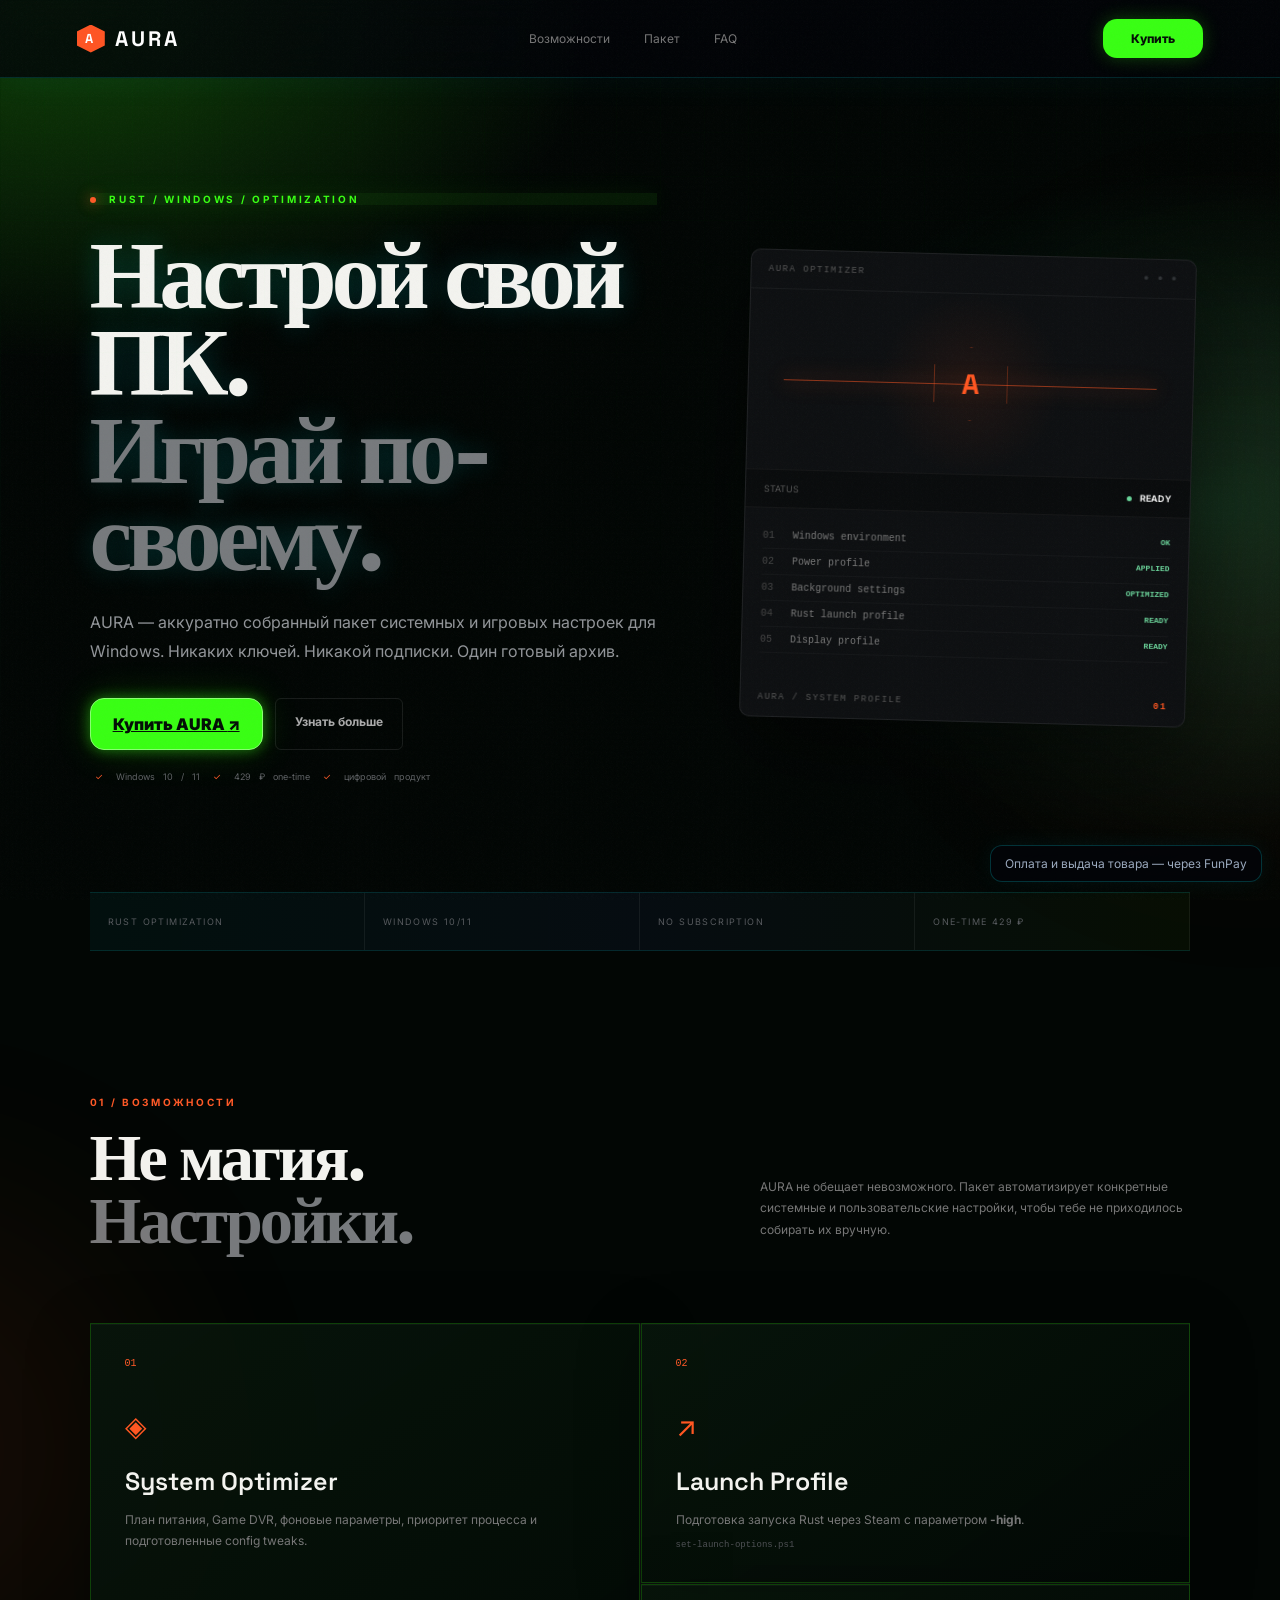
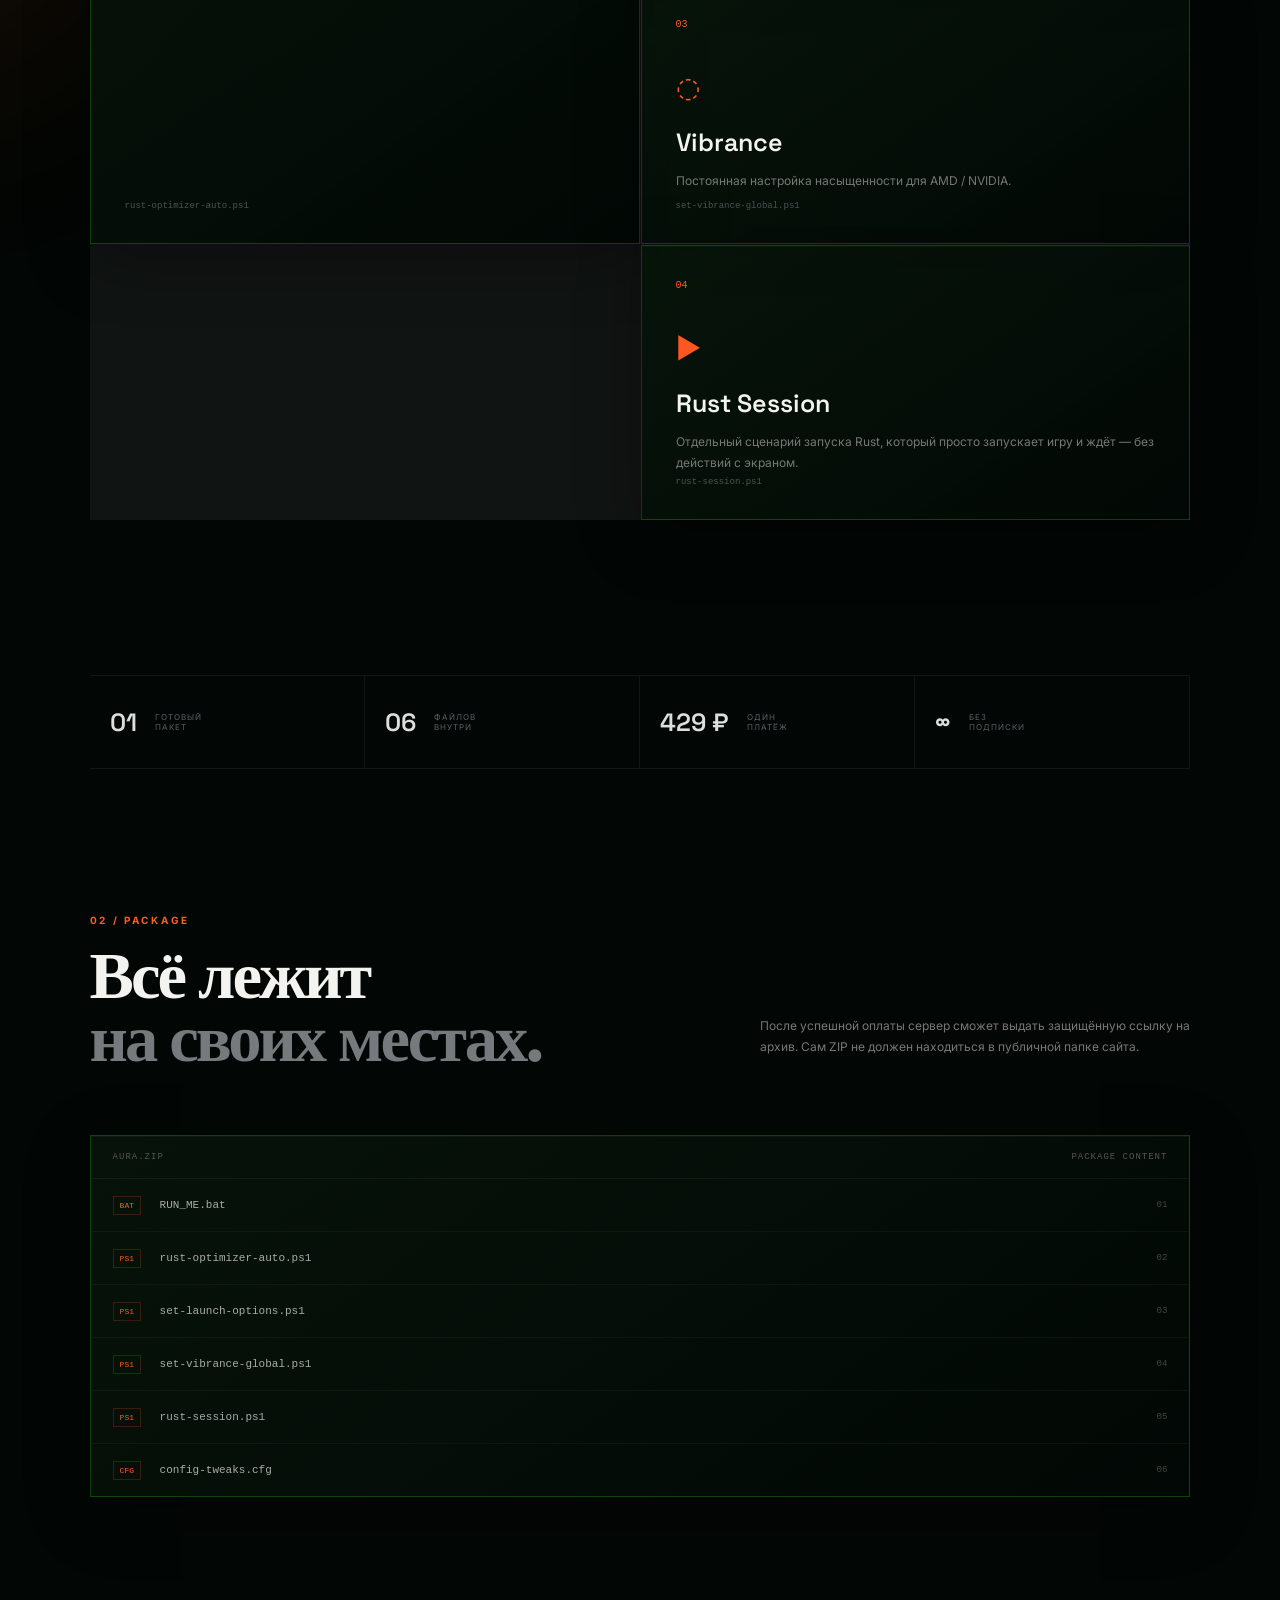
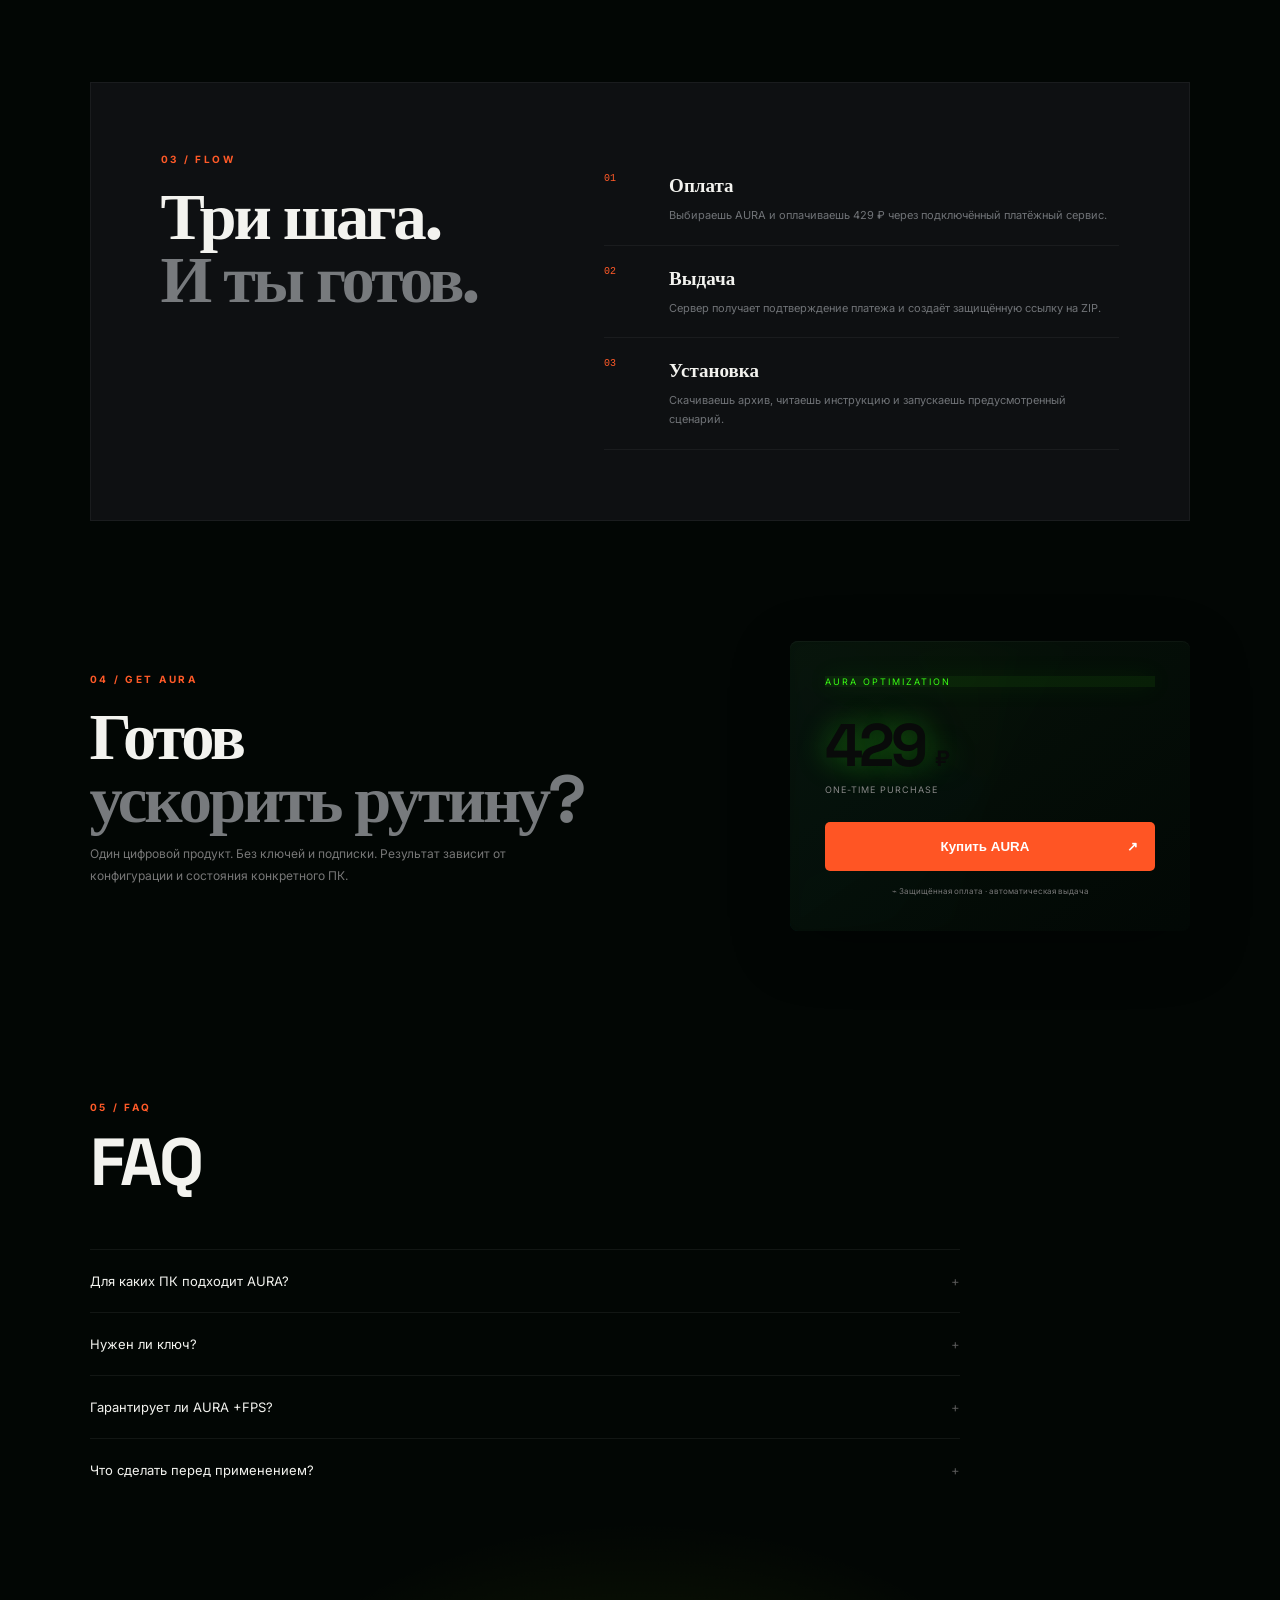
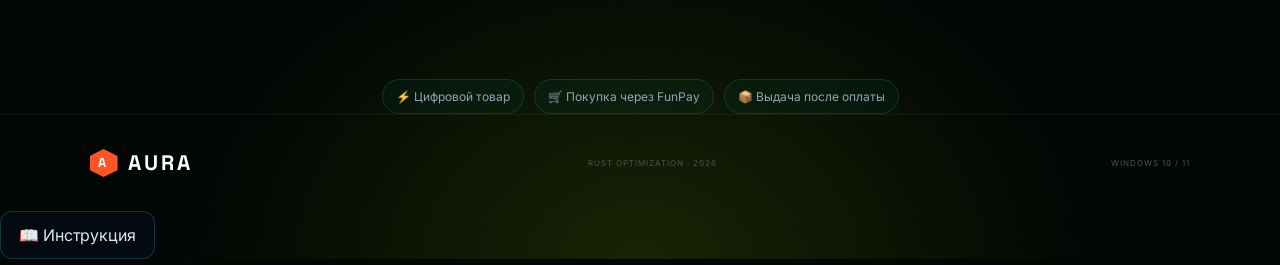
<file: index.html>
<!doctype html>
<html lang="ru">
<head>
<meta charset="utf-8">
<meta name="viewport" content="width=device-width,initial-scale=1">
<meta name="theme-color" content="#08090b">
<title>AURA — Rust Optimization</title>
<meta name="description" content="AURA — готовый пакет оптимизации Rust для Windows. Один платёж — 429 ₽.">
<link rel="preconnect" href="https://fonts.googleapis.com">
<link rel="preconnect" href="https://fonts.gstatic.com" crossorigin>
<link href="https://fonts.googleapis.com/css2?family=Inter:wght@400;500;600;700;800&family=Space+Grotesk:wght@500;600;700&display=swap" rel="stylesheet">
<link rel="stylesheet" href="style.css">
<style>
.fanpay-note{position:fixed;right:18px;bottom:18px;z-index:50;padding:10px 14px;border:1px solid rgba(0,245,255,.2);border-radius:12px;background:rgba(3,5,10,.78);backdrop-filter:blur(12px);font-size:12px;color:#9aa9bd;box-shadow:0 0 22px rgba(0,245,255,.06)}
</style></head>
<body>
<div class="noise"></div>
<div class="orb orb-a"></div><div class="orb orb-b"></div>

<header class="nav">
  <a class="brand" href="#top"><span class="logo-mark">A</span><span>AURA</span></a>
  <nav><a href="#features">Возможности</a><a href="#package">Пакет</a><a href="#faq">FAQ</a></nav>
  <a class="nav-cta" href="https://funpay.com/lots/offer?id=77154687" target="_blank" rel="noopener noreferrer">Купить</a>
</header>

<main id="top">
<section class="hero">
  <div class="hero-left reveal">
    <div class="eyebrow"><i></i> RUST / WINDOWS / OPTIMIZATION</div>
    <h1>Настрой свой ПК.<br><em>Играй по-своему.</em></h1>
    <p class="hero-text">AURA — аккуратно собранный пакет системных и игровых настроек для Windows. Никаких ключей. Никакой подписки. Один готовый архив.</p>
    <div class="hero-buttons"><a class="get-btn" href="https://funpay.com/lots/offer?id=77154687" target="_blank" rel="noopener noreferrer">Купить AURA <span>↗</span></a><a class="btn-ghost" href="#features">Узнать больше</a></div>
    <div class="trust"><span>✓</span> Windows 10 / 11 <span>✓</span> 429 ₽ one-time <span>✓</span> цифровой продукт</div>
  </div>
  <div class="optimizer-card reveal">
    <div class="card-top"><span>AURA OPTIMIZER</span><span class="dots">● ● ●</span></div>
    <div class="scan"><div class="scan-line"></div><div class="core">A</div></div>
    <div class="status-row"><span>STATUS</span><b><i></i> READY</b></div>
    <div class="checks">
      <div><span>01</span> Windows environment <b>OK</b></div>
      <div><span>02</span> Power profile <b>APPLIED</b></div>
      <div><span>03</span> Background settings <b>OPTIMIZED</b></div>
      <div><span>04</span> Rust launch profile <b>READY</b></div>
      <div><span>05</span> Display profile <b>READY</b></div>
    </div>
    <div class="card-bottom"><span>AURA / SYSTEM PROFILE</span><b>01</b></div>
  </div>
</section>

<section class="ticker"><div>RUST OPTIMIZATION</div><div>WINDOWS 10/11</div><div>NO SUBSCRIPTION</div><div>ONE-TIME 429 ₽</div></section>

<section id="features" class="section">
  <div class="kicker">01 / ВОЗМОЖНОСТИ</div>
  <div class="section-head"><h2>Не магия.<br><em>Настройки.</em></h2><p>AURA не обещает невозможного. Пакет автоматизирует конкретные системные и пользовательские настройки, чтобы тебе не приходилось собирать их вручную.</p></div>
  <div class="feature-grid">
    <article class="feature big"><div class="feature-no">01</div><div class="icon">◈</div><h3>System Optimizer</h3><p>План питания, Game DVR, фоновые параметры, приоритет процесса и подготовленные config tweaks.</p><code>rust-optimizer-auto.ps1</code></article>
    <article class="feature"><div class="feature-no">02</div><div class="icon">↗</div><h3>Launch Profile</h3><p>Подготовка запуска Rust через Steam с параметром <b>-high</b>.</p><code>set-launch-options.ps1</code></article>
    <article class="feature"><div class="feature-no">03</div><div class="icon">◌</div><h3>Vibrance</h3><p>Постоянная настройка насыщенности для AMD / NVIDIA.</p><code>set-vibrance-global.ps1</code></article>
    <article class="feature wide"><div class="feature-no">04</div><div class="icon">▶</div><h3>Rust Session</h3><p>Отдельный сценарий запуска Rust, который просто запускает игру и ждёт — без действий с экраном.</p><code>rust-session.ps1</code></article>
  </div>
</section>

<section class="metrics">
  <div><strong>01</strong><span>готовый<br>пакет</span></div>
  <div><strong>06</strong><span>файлов<br>внутри</span></div>
  <div><strong>429 ₽</strong><span>один<br>платёж</span></div>
  <div><strong>∞</strong><span>без<br>подписки</span></div>
</section>

<section id="package" class="section package">
  <div class="kicker">02 / PACKAGE</div>
  <div class="section-head"><h2>Всё лежит<br><em>на своих местах.</em></h2><p>После успешной оплаты сервер сможет выдать защищённую ссылку на архив. Сам ZIP не должен находиться в публичной папке сайта.</p></div>
  <div class="manifest">
    <div class="manifest-head"><span>AURA.ZIP</span><span>PACKAGE CONTENT</span></div>
    <div class="file"><span><i>BAT</i> RUN_ME.bat</span><small>01</small></div>
    <div class="file"><span><i>PS1</i> rust-optimizer-auto.ps1</span><small>02</small></div>
    <div class="file"><span><i>PS1</i> set-launch-options.ps1</span><small>03</small></div>
    <div class="file"><span><i>PS1</i> set-vibrance-global.ps1</span><small>04</small></div>
    <div class="file"><span><i>PS1</i> rust-session.ps1</span><small>05</small></div>
    <div class="file"><span><i>CFG</i> config-tweaks.cfg</span><small>06</small></div>
  </div>
</section>

<section class="how">
  <div class="how-copy"><div class="kicker">03 / FLOW</div><h2>Три шага.<br><em>И ты готов.</em></h2></div>
  <div class="how-list">
    <div><b>01</b><h3>Оплата</h3><p>Выбираешь AURA и оплачиваешь 429 ₽ через подключённый платёжный сервис.</p></div>
    <div><b>02</b><h3>Выдача</h3><p>Сервер получает подтверждение платежа и создаёт защищённую ссылку на ZIP.</p></div>
    <div><b>03</b><h3>Установка</h3><p>Скачиваешь архив, читаешь инструкцию и запускаешь предусмотренный сценарий.</p></div>
  </div>
</section>

<section id="buy" class="buy">
  <div class="buy-copy"><div class="kicker">04 / GET AURA</div><h2>Готов<br><em>ускорить рутину?</em></h2><p>Один цифровой продукт. Без ключей и подписки. Результат зависит от конфигурации и состояния конкретного ПК.</p></div>
  <div class="price-card"><div class="label">AURA OPTIMIZATION</div><div class="price">429 <small>₽</small></div><div class="once">ONE-TIME PURCHASE</div><button onclick="buy()">Купить AURA <span>↗</span></button><div class="secure">⌁ Защищённая оплата · автоматическая выдача</div></div>
</section>

<section id="faq" class="faq">
 <div class="kicker">05 / FAQ</div><h2>FAQ</h2>
 <details><summary>Для каких ПК подходит AURA?</summary><p>Для Windows. Совместимость и результат отдельных настроек зависят от конфигурации ПК и версии Windows.</p></details>
 <details><summary>Нужен ли ключ?</summary><p>Нет. AURA — чистый пакет без системы ключей.</p></details>
 <details><summary>Гарантирует ли AURA +FPS?</summary><p>Нет. Нельзя честно гарантировать конкретный прирост FPS для каждого компьютера. Лучше публиковать только результаты собственных тестов с указанием железа и настроек.</p></details>
 <details><summary>Что сделать перед применением?</summary><p>Рекомендуется закрыть игры и важные программы и создать точку восстановления Windows. Запускай скрипты только после того, как ознакомишься с их содержимым.</p></details>
</section>
</main>


<div class="aura-trust">
  <span>⚡ Цифровой товар</span>
  <span>🛒 Покупка через FunPay</span>
  <span>📦 Выдача после оплаты</span>
</div>
<footer><a class="brand" href="#top"><span class="logo-mark">A</span>AURA</a><span>RUST OPTIMIZATION · 2026</span><span>WINDOWS 10 / 11</span></footer>
<script>
function buy(){
  window.open('https://funpay.com/lots/offer?id=77154687','_blank','noopener,noreferrer');
}
const obs=new IntersectionObserver(es=>es.forEach(e=>e.isIntersecting&&e.target.classList.add('show')),{threshold:.08});
document.querySelectorAll('.reveal').forEach(x=>obs.observe(x));
</script>
<div class="fanpay-note">Оплата и выдача товара — через FunPay</div>
<a href="instruction.html" class="btn-secondary">📖 Инструкция</a>


</body></html>
</file>
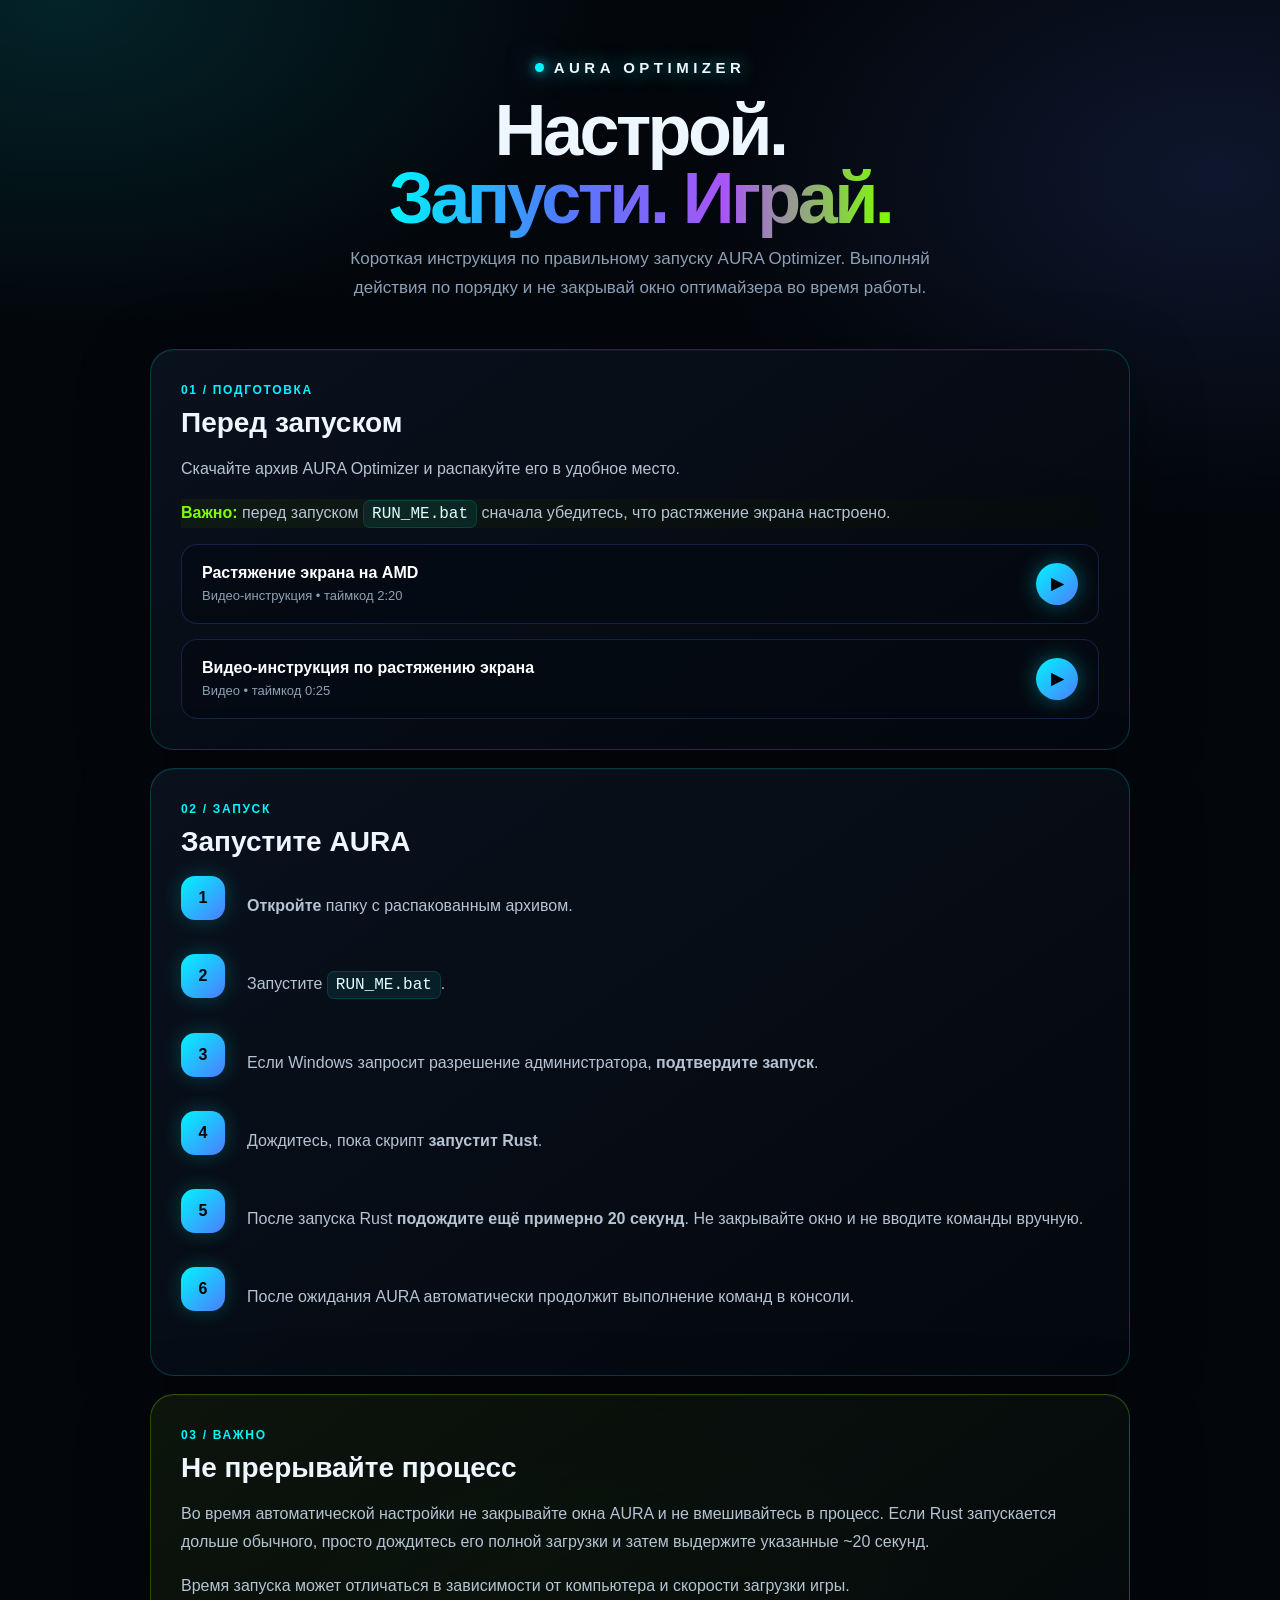
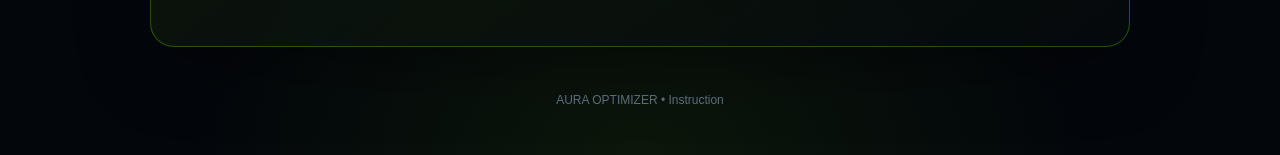
<file: instruction.html>
<!DOCTYPE html>
<html lang="ru">
<head>
<meta charset="UTF-8">
<meta name="viewport" content="width=device-width, initial-scale=1.0">
<title>AURA — Инструкция</title>
<style>
:root{--bg:#03060b;--panel:#08111c;--line:rgba(0,245,255,.2);--cyan:#00f5ff;--blue:#4d7cff;--green:#7cff00;--purple:#a855f7;--text:#eef7ff;--muted:#8da0b5}
*{box-sizing:border-box}html{scroll-behavior:smooth}
body{margin:0;min-height:100vh;color:var(--text);font-family:Inter,Segoe UI,Arial,sans-serif;background:radial-gradient(850px 520px at 5% 0%,rgba(0,245,255,.12),transparent 65%),radial-gradient(800px 520px at 95% 10%,rgba(77,124,255,.14),transparent 65%),radial-gradient(700px 500px at 50% 100%,rgba(124,255,0,.07),transparent 65%),var(--bg)}
body:before{content:"";position:fixed;inset:0;pointer-events:none;opacity:.14;background-image:linear-gradient(rgba(0,245,255,.06) 1px,transparent 1px),linear-gradient(90deg,rgba(77,124,255,.06) 1px,transparent 1px);background-size:42px 42px}
.wrap{width:min(980px,calc(100% - 32px));margin:auto}
header{padding:58px 0 28px;text-align:center}.logo{display:inline-flex;align-items:center;gap:10px;font-size:15px;font-weight:900;letter-spacing:.3em;text-shadow:0 0 18px rgba(0,245,255,.7)}.dot{width:9px;height:9px;border-radius:50%;background:var(--cyan);box-shadow:0 0 12px var(--cyan),0 0 30px var(--blue)}
h1{margin:20px 0 12px;font-size:clamp(38px,7vw,72px);line-height:.95;letter-spacing:-.05em}.gradient{background:linear-gradient(90deg,var(--cyan),var(--blue),var(--purple),var(--green));-webkit-background-clip:text;background-clip:text;color:transparent}.subtitle{max-width:650px;margin:auto;color:var(--muted);font-size:17px;line-height:1.7}
.card{position:relative;margin:18px 0;padding:30px;border:1px solid var(--line);border-radius:24px;background:linear-gradient(145deg,rgba(10,19,31,.9),rgba(4,8,15,.94));box-shadow:0 18px 70px rgba(0,0,0,.35),inset 0 1px rgba(255,255,255,.035)}.label{display:inline-block;margin-bottom:10px;font-size:12px;font-weight:800;letter-spacing:.14em;text-transform:uppercase;color:var(--cyan)}h2{margin:0 0 12px;font-size:28px}p,li{color:#b5c3d3;line-height:1.75}
.warning{border-color:rgba(124,255,0,.28);background:linear-gradient(145deg,rgba(24,40,15,.45),rgba(5,10,12,.9))}.warning strong{color:var(--green)}
.video{display:flex;align-items:center;justify-content:space-between;gap:20px;margin-top:15px;padding:18px 20px;border:1px solid rgba(77,124,255,.22);border-radius:16px;background:rgba(5,10,18,.72);text-decoration:none;color:white;transition:.2s}.video:hover{transform:translateY(-2px);border-color:rgba(0,245,255,.55);box-shadow:0 0 28px rgba(0,245,255,.09)}.video b{display:block;margin-bottom:4px}.video span{font-size:13px;color:var(--muted)}.play{flex:0 0 auto;width:42px;height:42px;border-radius:50%;display:grid;place-items:center;background:linear-gradient(135deg,var(--cyan),var(--blue));color:#02060b;font-weight:900;box-shadow:0 0 20px rgba(0,245,255,.35)}
.step{display:grid;grid-template-columns:50px 1fr;gap:16px;margin:18px 0;align-items:start}.num{width:44px;height:44px;border-radius:14px;display:grid;place-items:center;font-weight:900;color:#02060b;background:linear-gradient(135deg,var(--cyan),var(--blue));box-shadow:0 0 20px rgba(0,245,255,.22)}code{padding:4px 8px;border-radius:7px;color:#dffcff;background:rgba(0,245,255,.07);border:1px solid rgba(0,245,255,.14);font-family:Consolas,monospace}.footer{text-align:center;padding:28px 0 50px;color:#617286;font-size:12px}
@media(max-width:620px){.card{padding:22px}.step{grid-template-columns:42px 1fr}.num{width:38px;height:38px;border-radius:11px}}
</style>
</head>
<body>
<div class="wrap">
<header>
<div class="logo"><i class="dot"></i>AURA OPTIMIZER</div>
<h1>Настрой.<br><span class="gradient">Запусти. Играй.</span></h1>
<p class="subtitle">Короткая инструкция по правильному запуску AURA Optimizer. Выполняй действия по порядку и не закрывай окно оптимайзера во время работы.</p>
</header>

<section class="card">
<div class="label">01 / Подготовка</div>
<h2>Перед запуском</h2>
<p>Скачайте архив AURA Optimizer и распакуйте его в удобное место.</p>
<div class="warning"><p><strong>Важно:</strong> перед запуском <code>RUN_ME.bat</code> сначала убедитесь, что растяжение экрана настроено.</p></div>

<a class="video" href="https://www.youtube.com/watch?v=ZR4WkDqNG4A&t=281" target="_blank" rel="noopener noreferrer">
<div><b>Растяжение экрана на AMD</b><span>Видео-инструкция • таймкод 2:20</span></div><div class="play">▶</div>
</a>
<a class="video" href="https://www.youtube.com/watch?v=GGsIxgZK1a4&t=25" target="_blank" rel="noopener noreferrer">
<div><b>Видео-инструкция по растяжению экрана</b><span>Видео • таймкод 0:25</span></div><div class="play">▶</div>
</a>
</section>

<section class="card">
<div class="label">02 / Запуск</div>
<h2>Запустите AURA</h2>
<div class="step"><div class="num">1</div><div><p><strong>Откройте</strong> папку с распакованным архивом.</p></div></div>
<div class="step"><div class="num">2</div><div><p>Запустите <code>RUN_ME.bat</code>.</p></div></div>
<div class="step"><div class="num">3</div><div><p>Если Windows запросит разрешение администратора, <strong>подтвердите запуск</strong>.</p></div></div>
<div class="step"><div class="num">4</div><div><p>Дождитесь, пока скрипт <strong>запустит Rust</strong>.</p></div></div>
<div class="step"><div class="num">5</div><div><p>После запуска Rust <strong>подождите ещё примерно 20 секунд</strong>. Не закрывайте окно и не вводите команды вручную.</p></div></div>
<div class="step"><div class="num">6</div><div><p>После ожидания AURA автоматически продолжит выполнение команд в консоли.</p></div></div>
</section>

<section class="card warning">
<div class="label">03 / Важно</div>
<h2>Не прерывайте процесс</h2>
<p>Во время автоматической настройки не закрывайте окна AURA и не вмешивайтесь в процесс. Если Rust запускается дольше обычного, просто дождитесь его полной загрузки и затем выдержите указанные ~20 секунд.</p>
<p>Время запуска может отличаться в зависимости от компьютера и скорости загрузки игры.</p>
</section>

<footer class="footer">AURA OPTIMIZER • Instruction</footer>
</div>
</body>
</html>
</file>
<file: style.css>
*{box-sizing:border-box}html{scroll-behavior:smooth}body{margin:0;background:#070809;color:#f3f3ef;font-family:Inter,Arial,sans-serif;overflow-x:hidden}.noise{position:fixed;inset:0;pointer-events:none;opacity:.035;z-index:50;background-image:url("data:image/svg+xml,%3Csvg xmlns='http://www.w3.org/2000/svg' width='180' height='180'%3E%3Cfilter id='n'%3E%3CfeTurbulence baseFrequency='.8' numOctaves='3' stitchTiles='stitch'/%3E%3C/filter%3E%3Crect width='100%25' height='100%25' filter='url(%23n)'/%3E%3C/svg%3E")}.orb{position:absolute;width:500px;height:500px;border-radius:50%;filter:blur(120px);opacity:.08;pointer-events:none}.orb-a{background:#ff5722;top:300px;right:-220px}.orb-b{background:#ff5722;top:1200px;left:-350px}.nav{height:78px;padding:0 6%;display:flex;align-items:center;justify-content:space-between;border-bottom:1px solid #ffffff0d;position:sticky;top:0;z-index:10;background:#070809dd;backdrop-filter:blur(20px)}.brand{display:flex;gap:10px;align-items:center;color:#fff;text-decoration:none;font:700 21px "Space Grotesk";letter-spacing:3px}.logo-mark{display:grid;place-items:center;width:28px;height:28px;background:#ff5524;clip-path:polygon(50% 0,100% 25%,100% 75%,50% 100%,0 75%,0 25%);font-size:13px}.nav nav{display:flex;gap:34px}.nav nav a{color:#76797d;text-decoration:none;font-size:12px}.nav-cta{color:#fff;text-decoration:none;font-size:12px;border:1px solid #ffffff18;padding:11px 15px;border-radius:6px}.nav-cta span,.btn-primary span,.price-card button span{color:#ff5a28;margin-left:22px}.hero{min-height:730px;padding:115px 7% 110px;display:grid;grid-template-columns:1.12fr .88fr;gap:8%;align-items:center}.eyebrow,.kicker{color:#ff5a28;font-size:10px;font-weight:700;letter-spacing:2.7px}.eyebrow i{display:inline-block;width:6px;height:6px;background:#ff5a28;border-radius:50%;margin-right:9px;box-shadow:0 0 14px #ff5a28}.hero h1{font:700 clamp(55px,7.5vw,105px)/.91 "Space Grotesk";letter-spacing:-5px;margin:27px 0}.hero h1 em,h2 em{font-style:normal;color:#777a7d}.hero-text{max-width:650px;color:#929599;line-height:1.8;font-size:16px}.hero-buttons{display:flex;gap:12px;margin-top:32px}.btn-primary,.btn-ghost{padding:15px 19px;border-radius:6px;text-decoration:none;font-size:12px;font-weight:700}.btn-primary{background:#ff5524;color:#fff}.btn-ghost{border:1px solid #ffffff17;color:#aaa}.trust{margin-top:21px;color:#5f6265;font-size:9px;word-spacing:5px}.trust span{color:#ff5a28;margin:0 5px}.optimizer-card{background:#0e1012;border:1px solid #ffffff12;border-radius:10px;box-shadow:0 35px 100px #0009;overflow:hidden;transform:rotate(1.5deg);opacity:0;transform-origin:center}.optimizer-card.show{animation:cardIn .8s ease forwards}@keyframes cardIn{to{opacity:1;transform:rotate(1.5deg) translateY(0)}}.card-top,.card-bottom{display:flex;justify-content:space-between;padding:14px 17px;border-bottom:1px solid #ffffff0c;color:#555;font:9px monospace;letter-spacing:1.5px}.dots{color:#303336}.scan{height:180px;position:relative;display:grid;place-items:center;background:radial-gradient(circle,#ff572214,transparent 38%)}.core{width:74px;height:74px;display:grid;place-items:center;border:1px solid #ff572255;color:#ff5722;font:700 28px "Space Grotesk";clip-path:polygon(50% 0,100% 25%,100% 75%,50% 100%,0 75%,0 25%);animation:pulse 2s infinite}@keyframes pulse{50%{box-shadow:0 0 50px #ff572233;transform:scale(1.04)}}.scan-line{position:absolute;left:8%;right:8%;height:1px;background:#ff572288;box-shadow:0 0 20px #ff5722;animation:scan 2.4s infinite}@keyframes scan{0%,100%{top:20%}50%{top:80%}}.status-row{display:flex;justify-content:space-between;padding:13px 18px;background:#0a0c0d;border-block:1px solid #ffffff0b;color:#555;font-size:9px}.status-row b{color:#eee}.status-row i{display:inline-block;width:5px;height:5px;background:#69d69a;border-radius:50%;margin-right:6px}.checks{padding:15px 18px 25px;font:10px monospace;color:#777;line-height:2.5}.checks div{border-bottom:1px solid #ffffff07}.checks span{color:#444;margin-right:12px}.checks b{float:right;color:#6bd39a;font-size:8px}.card-bottom{border:0}.card-bottom b{color:#ff5722}.ticker{margin:0 7%;border-block:1px solid #ffffff10;display:grid;grid-template-columns:repeat(4,1fr)}.ticker div{padding:23px 18px;border-right:1px solid #ffffff10;color:#575a5e;font-size:9px;letter-spacing:1.4px}.section{padding:145px 7% 35px}.section-head{display:flex;justify-content:space-between;align-items:end;gap:60px;margin-top:18px}.section-head h2,.how h2,.buy h2,.faq h2{font:700 clamp(42px,5.2vw,72px)/.95 "Space Grotesk";letter-spacing:-3px;margin:0}.section-head p{max-width:430px;color:#777;font-size:12px;line-height:1.8}.feature-grid{margin-top:70px;display:grid;grid-template-columns:1fr 1fr;gap:1px;background:#ffffff0e}.feature{background:#070809;padding:34px;min-height:260px;position:relative;border:1px solid transparent}.feature:hover{border-color:#ff572233;background:#0b0d0f}.feature.big{grid-row:span 2;min-height:520px;background:linear-gradient(145deg,#111416,#08090a)}.feature.wide{grid-column:2}.feature-no{color:#ff5a28;font:10px monospace}.icon{font-size:28px;color:#ff5722;margin:40px 0 22px}.feature h3{font:600 25px "Space Grotesk";margin:0 0 12px}.feature p{max-width:510px;color:#777;font-size:12px;line-height:1.75}.feature code{position:absolute;bottom:32px;color:#4f5255;font:9px monospace}.metrics{margin:120px 7% 0;padding:0;border-block:1px solid #ffffff10;display:grid;grid-template-columns:repeat(4,1fr)}.metrics div{padding:30px 20px;border-right:1px solid #ffffff10;display:flex;gap:18px;align-items:center}.metrics strong{font:600 25px "Space Grotesk";color:#ddd}.metrics span{color:#5d6064;text-transform:uppercase;font-size:8px;letter-spacing:1px}.manifest{margin-top:65px;background:#101214;border:1px solid #ffffff10}.manifest-head{display:flex;justify-content:space-between;padding:16px 22px;border-bottom:1px solid #ffffff0d;color:#555;font:9px monospace;letter-spacing:1px}.file{display:flex;justify-content:space-between;padding:20px 22px;border-bottom:1px solid #ffffff0a;font:11px monospace;color:#aaa}.file:last-child{border:0}.file i{font-style:normal;color:#ff5a28;border:1px solid #ff572233;padding:4px 6px;font-size:8px;margin-right:12px}.file small{color:#444}.how{margin:150px 7% 40px;padding:70px;background:#0e1012;border:1px solid #ffffff0d;display:grid;grid-template-columns:.8fr 1.2fr;gap:100px}.how-copy h2{margin-top:20px}.how-list>div{display:grid;grid-template-columns:45px 1fr;column-gap:20px;padding:20px 0;border-bottom:1px solid #ffffff0d}.how-list b{color:#ff5a28;font:10px monospace}.how-list h3{margin:0 0 8px;font:600 19px "Space Grotesk"}.how-list p{grid-column:2;color:#707377;font-size:11px;line-height:1.7;margin:0}.buy{margin:120px 7% 150px;display:grid;grid-template-columns:1fr 400px;gap:100px;align-items:center}.buy-copy h2{margin-top:20px}.buy-copy p{color:#777;max-width:500px;font-size:12px;line-height:1.8}.price-card{background:#f1f1ed;color:#090a0a;border-radius:8px;padding:35px;box-shadow:0 30px 100px #000a}.price-card .label{font-size:9px;color:#777;letter-spacing:2px}.price{font:700 60px "Space Grotesk";letter-spacing:-4px;margin-top:20px}.price small{font-size:22px;letter-spacing:0}.once{font-size:9px;color:#888;letter-spacing:1px}.price-card button{width:100%;margin-top:27px;border:0;background:#ff5524;color:#fff;padding:17px;border-radius:5px;font-weight:700;cursor:pointer}.price-card button span{float:right;color:#fff;margin:0}.secure{text-align:center;color:#777;font-size:8px;margin-top:15px}.faq{padding:20px 7% 150px;max-width:1050px}.faq h2{margin:18px 0 55px}.faq details{border-top:1px solid #ffffff10;padding:23px 0}.faq summary{cursor:pointer;list-style:none;font-size:13px}.faq summary::-webkit-details-marker{display:none}.faq summary:after{content:"+";float:right;color:#555}.faq p{color:#777;font-size:11px;line-height:1.8;max-width:700px}footer{padding:34px 7%;border-top:1px solid #ffffff0e;color:#4f5255;font-size:8px;letter-spacing:1px;display:flex;justify-content:space-between;align-items:center}.reveal{opacity:1}@media(max-width:850px){.nav nav{display:none}.hero{grid-template-columns:1fr;padding-top:80px}.optimizer-card{max-width:600px}.section-head,.how,.buy{display:block}.section-head p{margin-top:30px}.feature-grid{grid-template-columns:1fr}.feature.big{grid-row:auto;min-height:300px}.feature.wide{grid-column:auto}.metrics,.ticker{grid-template-columns:1fr 1fr}.how{padding:40px}.how-list{margin-top:50px}.buy{margin-left:7%;margin-right:7%}.price-card{margin-top:50px}}@media(max-width:520px){.nav{padding:0 5%}.nav-cta{display:none}.hero{padding-left:5%;padding-right:5%}.hero h1{letter-spacing:-3px}.ticker,.metrics{margin-left:5%;margin-right:5%}.section{padding-left:5%;padding-right:5%}.manifest{margin-top:45px}.how,.buy{margin-left:5%;margin-right:5%}.buy{padding:0}.faq{padding-left:5%;padding-right:5%}footer{padding:30px 5%;flex-wrap:wrap;gap:15px}}


/* AURA NEON upgrade */
body{
  background:
    radial-gradient(900px 520px at 8% 8%, rgba(0,245,255,.13), transparent 62%),
    radial-gradient(760px 500px at 92% 18%, rgba(77,124,255,.14), transparent 62%),
    radial-gradient(700px 460px at 55% 90%, rgba(124,255,0,.08), transparent 65%),
    #03050a;
}
body:before{
  content:"";position:fixed;inset:0;pointer-events:none;opacity:.18;
  background-image:linear-gradient(rgba(0,245,255,.05) 1px,transparent 1px),
                   linear-gradient(90deg,rgba(77,124,255,.05) 1px,transparent 1px);
  background-size:44px 44px;mask-image:linear-gradient(to bottom,black,transparent 85%);
}
.nav{
  background:rgba(3,5,10,.78)!important;
  border-bottom:1px solid rgba(0,245,255,.14)!important;
  box-shadow:0 0 40px rgba(0,245,255,.05);
}
.logo{
  text-shadow:0 0 16px rgba(0,245,255,.75),0 0 34px rgba(77,124,255,.35);
}
.logo-dot{background:#00f5ff!important;box-shadow:0 0 12px #00f5ff,0 0 30px #4d7cff!important}
.hero h1{
  text-shadow:0 0 28px rgba(0,245,255,.18);
}
.hero h1 .accent{
  background:linear-gradient(90deg,#00f5ff 0%,#4d7cff 48%,#7cff00 100%)!important;
  -webkit-background-clip:text!important;background-clip:text!important;color:transparent!important;
}
.eyebrow,.badge{
  border-color:rgba(0,245,255,.28)!important;
  background:rgba(0,245,255,.06)!important;
  box-shadow:inset 0 0 20px rgba(0,245,255,.03),0 0 18px rgba(0,245,255,.06);
}
.btn-primary,.buy-btn{
  background:linear-gradient(100deg,#00d9e6,#4d7cff 55%,#7cff00)!important;
  color:#020408!important;border:0!important;
  box-shadow:0 0 18px rgba(0,245,255,.32),0 0 42px rgba(77,124,255,.16)!important;
}
.btn-primary:hover,.buy-btn:hover{
  transform:translateY(-2px);
  box-shadow:0 0 24px rgba(0,245,255,.48),0 0 60px rgba(124,255,0,.18)!important;
}
.card,.feature,.price-card,.manifest,.terminal,.step{
  border-color:rgba(0,245,255,.14)!important;
  background:linear-gradient(145deg,rgba(10,17,28,.9),rgba(5,8,15,.88))!important;
  box-shadow:0 16px 60px rgba(0,0,0,.3),inset 0 1px 0 rgba(255,255,255,.035);
}
.card:hover,.feature:hover,.step:hover{
  border-color:rgba(0,245,255,.36)!important;
  box-shadow:0 0 0 1px rgba(0,245,255,.05),0 0 36px rgba(0,245,255,.08);
}
.terminal{
  box-shadow:0 0 35px rgba(0,245,255,.10),0 0 90px rgba(77,124,255,.08)!important;
}
.terminal .ok,.status-ok{color:#7cff00!important;text-shadow:0 0 12px rgba(124,255,0,.7)}
.status-blue{color:#00f5ff;text-shadow:0 0 12px rgba(0,245,255,.7)}
.status-purple{color:#a855f7;text-shadow:0 0 12px rgba(168,85,247,.65)}
.ticker{
  border-top:1px solid rgba(0,245,255,.12)!important;
  border-bottom:1px solid rgba(0,245,255,.12)!important;
  background:linear-gradient(90deg,rgba(0,245,255,.04),rgba(77,124,255,.05),rgba(124,255,0,.035))!important;
}
.price-card{
  position:relative;overflow:hidden;
}
.price-card:before{
  content:"";position:absolute;inset:-2px;border-radius:inherit;pointer-events:none;
  background:conic-gradient(from 180deg,transparent,#00f5ff,#4d7cff,#7cff00,transparent 62%);
  opacity:.22;filter:blur(8px);z-index:-1;
}
.price{
  text-shadow:0 0 28px rgba(0,245,255,.25);
}
a:hover{color:#00f5ff!important}
::selection{background:#00f5ff;color:#020408}

/* FINAL AURA storefront polish */
.aura-trust{
  width:min(920px,calc(100% - 32px));margin:28px auto 0;
  display:flex;justify-content:center;gap:10px;flex-wrap:wrap;
}
.aura-trust span{
  padding:9px 13px;border:1px solid rgba(0,245,255,.15);
  border-radius:999px;background:rgba(0,245,255,.035);
  color:#91a4b9;font-size:12px;backdrop-filter:blur(10px);
}
.btn-secondary{
  display:inline-flex;align-items:center;justify-content:center;
  padding:13px 18px;border-radius:12px;text-decoration:none;
  color:#d9e8f5;border:1px solid rgba(0,245,255,.2);
  background:rgba(7,14,24,.7);transition:.2s ease;
}
.btn-secondary:hover{
  color:#00f5ff!important;border-color:rgba(0,245,255,.55);
  box-shadow:0 0 24px rgba(0,245,255,.08);
  transform:translateY(-2px);
}

/* AURA — NEON GREEN FINAL */
:root{
  --aura-green:#39ff14;
  --aura-lime:#b6ff00;
  --aura-mint:#00ff9d;
}
body{
  background:
    radial-gradient(900px 600px at 5% 0%,rgba(57,255,20,.24),transparent 60%),
    radial-gradient(800px 540px at 95% 10%,rgba(0,255,157,.15),transparent 62%),
    radial-gradient(700px 520px at 50% 100%,rgba(182,255,0,.12),transparent 65%),
    #020604!important;
}
body:before{
  opacity:.22!important;
  background-image:
    linear-gradient(rgba(57,255,20,.075) 1px,transparent 1px),
    linear-gradient(90deg,rgba(57,255,20,.075) 1px,transparent 1px)!important;
}
.logo{
  text-shadow:0 0 16px rgba(57,255,20,.9),0 0 38px rgba(0,255,157,.4)!important;
}
.logo-dot,.dot{
  background:#39ff14!important;
  box-shadow:0 0 10px #39ff14,0 0 28px #39ff14,0 0 60px rgba(0,255,157,.55)!important;
}
.hero h1 .accent,.gradient{
  background:linear-gradient(90deg,#39ff14,#b6ff00,#00ff9d)!important;
  -webkit-background-clip:text!important;background-clip:text!important;color:transparent!important;
  filter:drop-shadow(0 0 18px rgba(57,255,20,.2));
}
.card,.feature,.price-card,.manifest,.terminal,.step{
  border-color:rgba(57,255,20,.22)!important;
  background:linear-gradient(145deg,rgba(7,20,10,.94),rgba(2,8,5,.96))!important;
}
.card:hover,.feature:hover,.step:hover{
  border-color:rgba(57,255,20,.5)!important;
  box-shadow:0 0 38px rgba(57,255,20,.12),inset 0 1px rgba(255,255,255,.035)!important;
}
.eyebrow,.badge,.label{
  color:#39ff14!important;
  border-color:rgba(57,255,20,.38)!important;
  background:rgba(57,255,20,.075)!important;
  box-shadow:0 0 24px rgba(57,255,20,.08)!important;
}
.price{
  text-shadow:0 0 30px rgba(57,255,20,.38)!important;
}

/* All main purchase buttons: ONE solid neon-green color, no gradient. */
.btn-primary,.buy-btn,.get-btn{
  background:#39ff14!important;
  background-image:none!important;
  color:#031006!important;
  border:1px solid #8aff72!important;
  box-shadow:0 0 14px rgba(57,255,20,.45),0 0 38px rgba(57,255,20,.16)!important;
  font-weight:900!important;
}
.btn-primary:hover,.buy-btn:hover,.get-btn:hover{
  background:#39ff14!important;
  color:#010801!important;
  transform:translateY(-2px);
  box-shadow:0 0 22px rgba(57,255,20,.65),0 0 55px rgba(57,255,20,.24)!important;
}
.nav-buy{
  display:inline-flex!important;
  align-items:center!important;
  justify-content:center!important;
  padding:10px 18px!important;
  border-radius:11px!important;
  text-decoration:none!important;
  background:#39ff14!important;
  color:#031006!important;
  border:1px solid #8aff72!important;
  font-weight:900!important;
  box-shadow:0 0 14px rgba(57,255,20,.42),0 0 32px rgba(57,255,20,.12)!important;
  transition:.2s ease!important;
}
.nav-buy:hover{
  background:#39ff14!important;
  color:#010801!important;
  transform:translateY(-1px)!important;
  box-shadow:0 0 22px rgba(57,255,20,.62),0 0 45px rgba(57,255,20,.2)!important;
}
a:hover{color:#39ff14!important}
::selection{background:#39ff14;color:#020604}


/* CTA refinements */
.nav-cta{
  display:inline-flex;align-items:center;justify-content:center;
  min-width:100px;
  padding:11px 22px;
  border:1px solid rgba(57,255,20,.5);
  border-radius:14px;
  background:#39ff14;
  color:#041006!important;
  font-weight:800;
  box-shadow:0 0 18px rgba(57,255,20,.25);
  transition:transform .2s ease,box-shadow .2s ease,background .2s ease;
}
.nav-cta:hover{
  background:#55ff35;
  color:#041006!important;
  transform:translateY(-1px);
  box-shadow:0 0 28px rgba(57,255,20,.42);
}
.nav-cta span{display:none!important}
.get-btn{
  border-radius:14px!important;
  padding:15px 22px!important;
  min-width:170px;
}


/* NAV FINAL: site navigation stays on-page; only the right CTA goes to FunPay. */
.nav nav{display:flex;align-items:center;gap:34px}
.nav nav a{color:#777;text-decoration:none;transition:color .2s ease}
.nav nav a:hover{color:#39ff14!important}
.nav-cta{margin-left:18px}
.nav-buy{display:none!important}
@media(max-width:850px){.nav nav{display:none}.nav-cta{display:inline-flex!important}}
</file>
